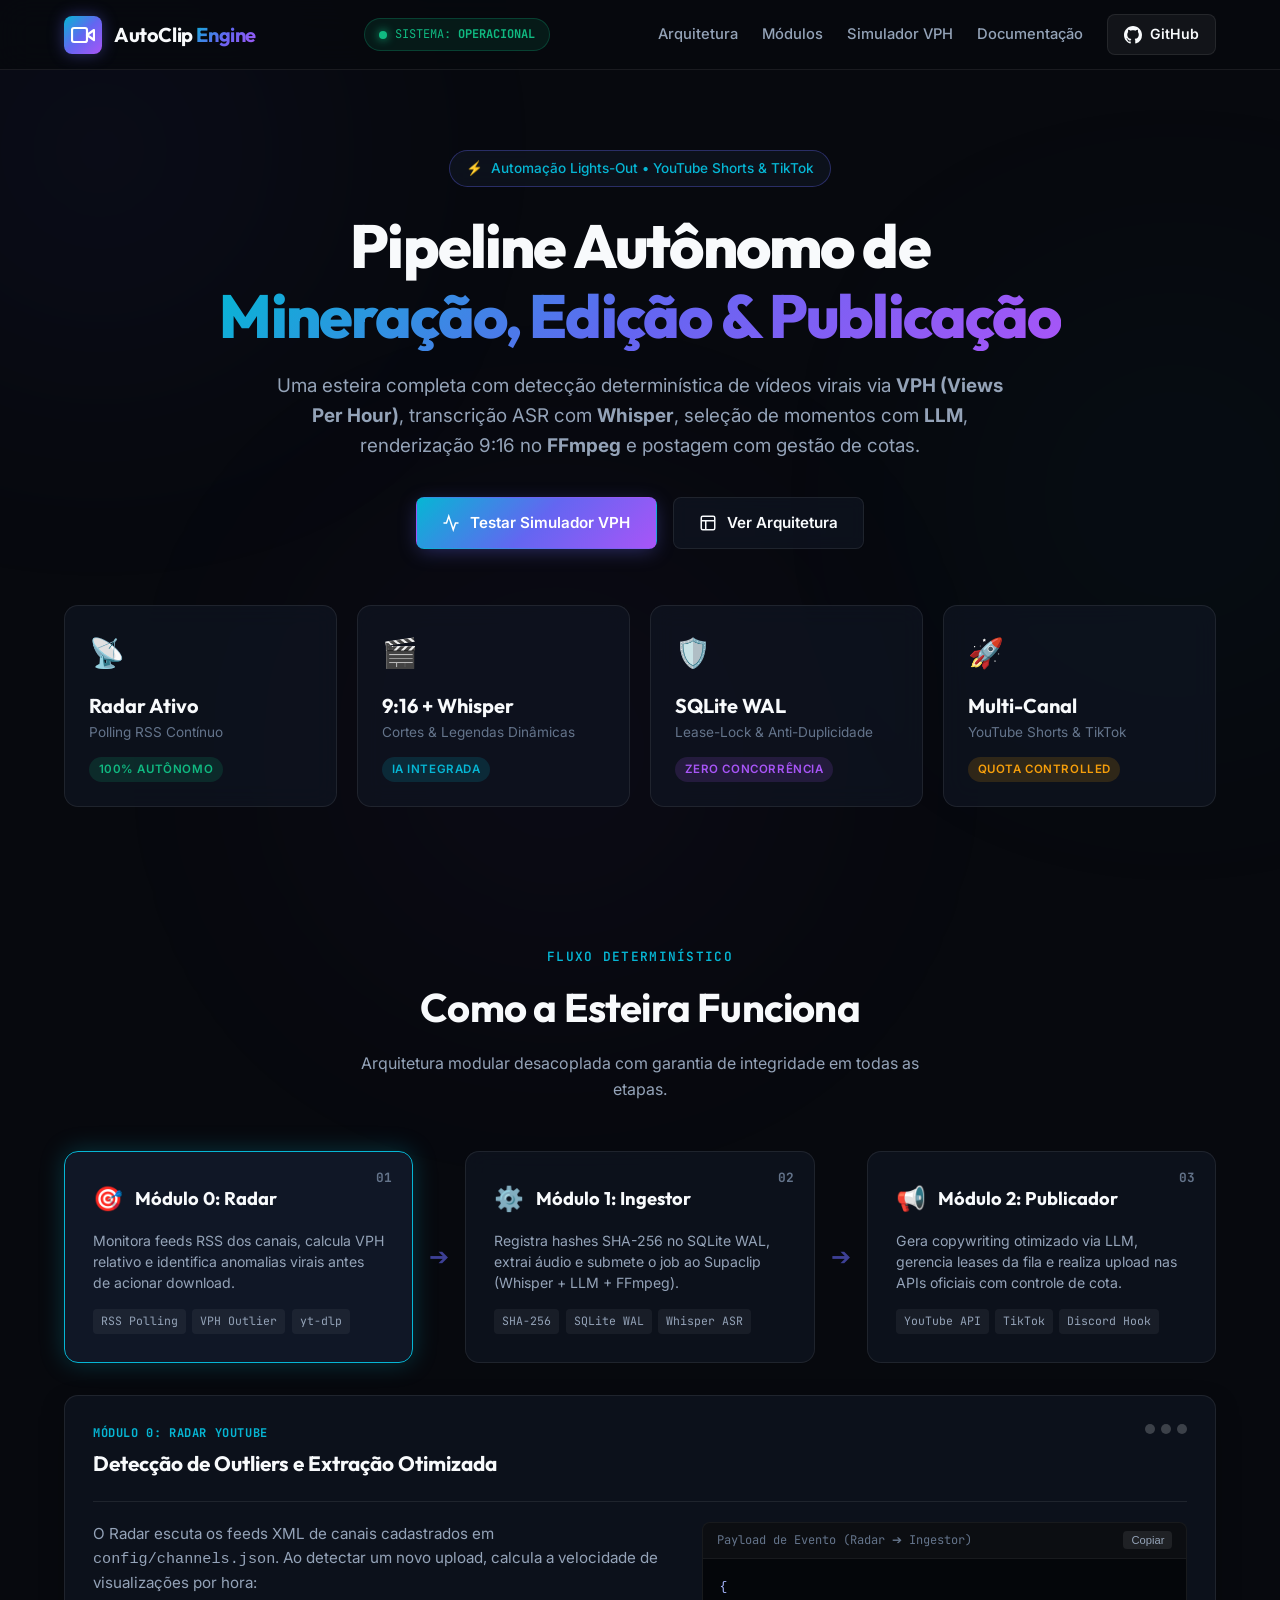
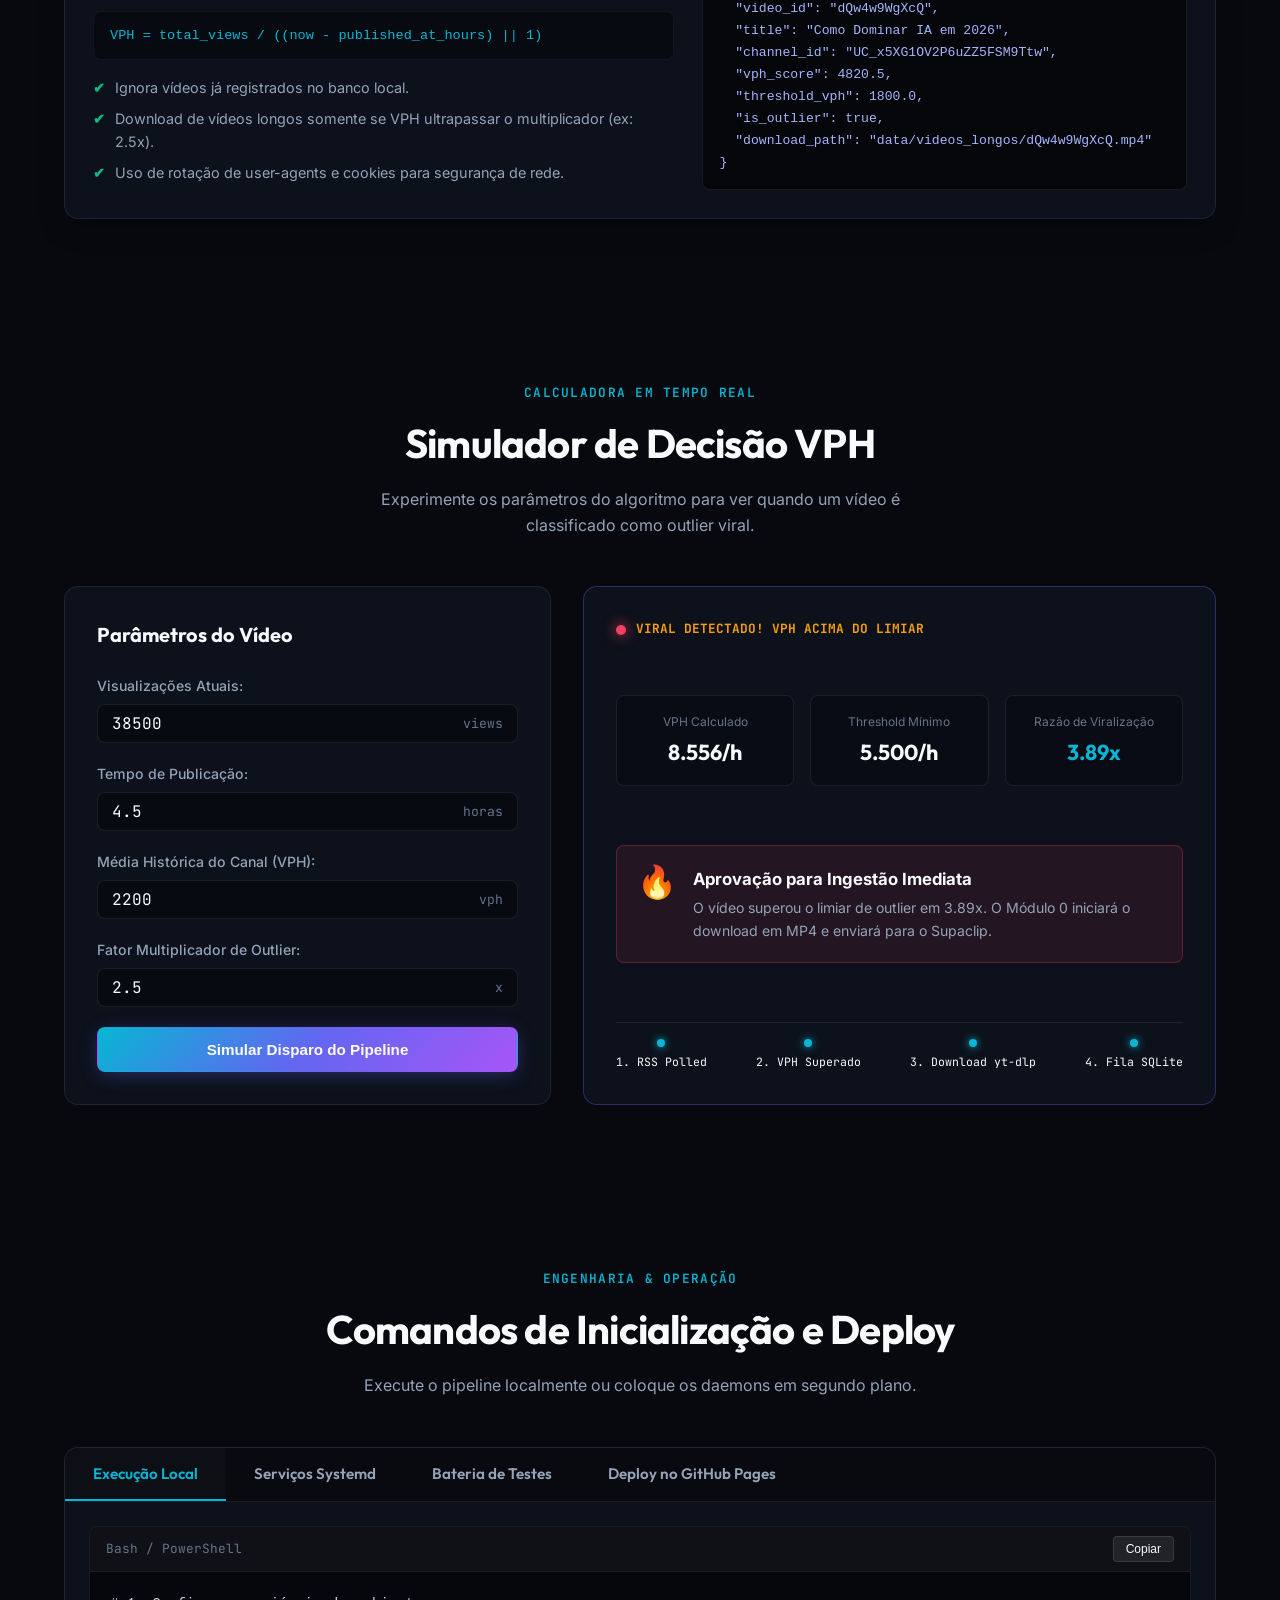
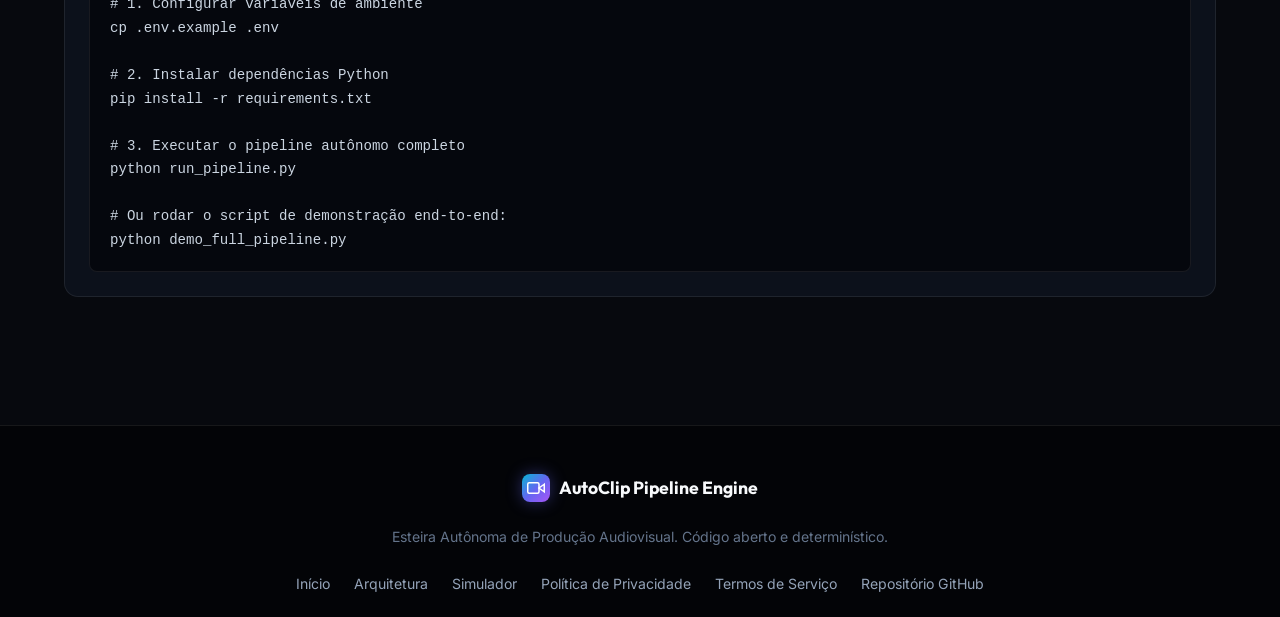
<file: docs/index.html>
<!DOCTYPE html>
<html lang="pt-BR">
<head>
  <meta charset="UTF-8">
  <meta name="viewport" content="width=device-width, initial-scale=1.0">
  <title>AutoClip Pipeline | Esteira Autônoma de Cortes com IA</title>
  <meta name="description" content="Dashboard e documentação da esteira de produção autônoma de cortes verticais (YouTube Shorts e TikTok) com detecção de outliers e IA.">
  <meta name="keywords" content="YouTube Shorts, TikTok, Automação de Vídeos, Pipeline IA, Whisper, FFmpeg, Python">
  <meta name="author" content="AutoClip Automation">
  
  <!-- Open Graph / Social Sharing -->
  <meta property="og:type" content="website">
  <meta property="og:title" content="AutoClip Pipeline | Automação de Cortes com IA">
  <meta property="og:description" content="Esteira autônoma lights-out para mineração, edição vertical 9:16 e publicação de vídeos curtos.">

  <!-- Google Fonts: Outfit & Inter & JetBrains Mono -->
  <link rel="preconnect" href="https://fonts.googleapis.com">
  <link rel="preconnect" href="https://fonts.gstatic.com" crossorigin>
  <link href="https://fonts.googleapis.com/css2?family=Inter:wght@300;400;500;600;700&family=Outfit:wght@500;600;700;800;900&family=JetBrains+Mono:wght@400;500;700&display=swap" rel="stylesheet">
  
  <link rel="stylesheet" href="style.css">
</head>
<body>
  <!-- Background Glow Orbs -->
  <div class="glow-orb orb-1"></div>
  <div class="glow-orb orb-2"></div>
  <div class="glow-orb orb-3"></div>

  <!-- Navigation Bar -->
  <header class="navbar" id="mainNavbar">
    <div class="nav-container">
      <a href="#hero" class="brand-logo" id="navLogo">
        <div class="logo-icon">
          <svg width="24" height="24" viewBox="0 0 24 24" fill="none" stroke="currentColor" stroke-width="2.2" stroke-linecap="round" stroke-linejoin="round">
            <polygon points="23 7 16 12 23 17 23 7"></polygon>
            <rect x="1" y="5" width="15" height="14" rx="2" ry="2"></rect>
          </svg>
        </div>
        <span class="brand-text">AutoClip <span class="gradient-text">Engine</span></span>
      </a>

      <div class="system-status-badge">
        <span class="pulse-dot"></span>
        <span class="badge-label">SISTEMA: <strong id="globalSystemStatus">OPERACIONAL</strong></span>
      </div>

      <nav class="nav-links" id="navLinks">
        <a href="#arquitetura" class="nav-item">Arquitetura</a>
        <a href="#modulos" class="nav-item">Módulos</a>
        <a href="#simulador" class="nav-item">Simulador VPH</a>
        <a href="#docs" class="nav-item">Documentação</a>
        <a href="https://github.com" target="_blank" rel="noopener noreferrer" class="btn-github" id="btnGitHubRepo">
          <svg width="18" height="18" viewBox="0 0 24 24" fill="currentColor">
            <path d="M12 0C5.37 0 0 5.37 0 12c0 5.31 3.435 9.795 8.205 11.385.6.105.825-.255.825-.57 0-.285-.015-1.23-.015-2.235-3.015.555-3.795-.735-4.035-1.41-.135-.345-.72-1.41-1.23-1.695-.42-.225-1.02-.78-.015-.795.945-.015 1.62.87 1.845 1.23 1.08 1.815 2.805 1.305 3.495.99.105-.78.42-1.305.765-1.605-2.67-.3-5.46-1.335-5.46-5.925 0-1.305.465-2.385 1.23-3.225-.12-.3-.54-1.53.12-3.18 0 0 1.005-.315 3.3 1.23.96-.27 1.98-.405 3-.405s2.04.135 3 .405c2.295-1.56 3.3-1.23 3.3-1.23.66 1.65.24 2.88.12 3.18.765.84 1.23 1.905 1.23 3.225 0 4.605-2.805 5.625-5.475 5.925.435.375.81 1.095.81 2.22 0 1.605-.015 2.895-.015 3.3 0 .315.225.69.825.57A12.02 12.02 0 0024 12c0-6.63-5.37-12-12-12z"/>
          </svg>
          <span>GitHub</span>
        </a>
      </nav>

      <button class="mobile-menu-btn" id="mobileMenuToggle" aria-label="Abrir Menu">
        <span></span><span></span><span></span>
      </button>
    </div>
  </header>

  <!-- Hero Section -->
  <section class="hero-section" id="hero">
    <div class="container hero-content">
      <div class="hero-badge">
        <span class="sparkle-icon">⚡</span>
        <span>Automação Lights-Out • YouTube Shorts & TikTok</span>
      </div>

      <h1 class="hero-title">
        Pipeline Autônomo de <br>
        <span class="gradient-text">Mineração, Edição & Publicação</span>
      </h1>

      <p class="hero-subtitle">
        Uma esteira completa com detecção determinística de vídeos virais via <strong>VPH (Views Per Hour)</strong>, transcrição ASR com <strong>Whisper</strong>, seleção de momentos com <strong>LLM</strong>, renderização 9:16 no <strong>FFmpeg</strong> e postagem com gestão de cotas.
      </p>

      <div class="hero-actions">
        <a href="#simulador" class="btn btn-primary" id="btnHeroSimulador">
          <svg width="18" height="18" viewBox="0 0 24 24" fill="none" stroke="currentColor" stroke-width="2">
            <polyline points="22 12 18 12 15 21 9 3 6 12 2 12"></polyline>
          </svg>
          Testar Simulador VPH
        </a>
        <a href="#arquitetura" class="btn btn-secondary" id="btnHeroArquitetura">
          <svg width="18" height="18" viewBox="0 0 24 24" fill="none" stroke="currentColor" stroke-width="2">
            <rect x="3" y="3" width="18" height="18" rx="2" ry="2"></rect>
            <line x1="3" y1="9" x2="21" y2="9"></line>
            <line x1="9" y1="21" x2="9" y2="9"></line>
          </svg>
          Ver Arquitetura
        </a>
      </div>

      <!-- Live Pipeline Stats Cards -->
      <div class="stats-grid">
        <div class="stat-card">
          <div class="stat-icon">📡</div>
          <div class="stat-meta">
            <span class="stat-value" id="kpiRadarStatus">Radar Ativo</span>
            <span class="stat-label">Polling RSS Contínuo</span>
          </div>
          <span class="stat-pill success">100% Autônomo</span>
        </div>

        <div class="stat-card">
          <div class="stat-icon">🎬</div>
          <div class="stat-meta">
            <span class="stat-value">9:16 + Whisper</span>
            <span class="stat-label">Cortes & Legendas Dinâmicas</span>
          </div>
          <span class="stat-pill cyan">IA Integrada</span>
        </div>

        <div class="stat-card">
          <div class="stat-icon">🛡️</div>
          <div class="stat-meta">
            <span class="stat-value">SQLite WAL</span>
            <span class="stat-label">Lease-Lock & Anti-Duplicidade</span>
          </div>
          <span class="stat-pill purple">Zero Concorrência</span>
        </div>

        <div class="stat-card">
          <div class="stat-icon">🚀</div>
          <div class="stat-meta">
            <span class="stat-value">Multi-Canal</span>
            <span class="stat-label">YouTube Shorts & TikTok</span>
          </div>
          <span class="stat-pill warning">Quota Controlled</span>
        </div>
      </div>
    </div>
  </section>

  <!-- Interactive Architecture Flow -->
  <section class="section architecture-section" id="arquitetura">
    <div class="container">
      <div class="section-header text-center">
        <span class="section-tag">Fluxo Determinístico</span>
        <h2 class="section-title">Como a Esteira Funciona</h2>
        <p class="section-desc">Arquitetura modular desacoplada com garantia de integridade em todas as etapas.</p>
      </div>

      <div class="pipeline-flow-wrapper">
        <div class="flow-track">
          <!-- Step 1 -->
          <div class="flow-card active" data-step="0">
            <div class="flow-step-num">01</div>
            <div class="flow-header">
              <span class="flow-icon">🎯</span>
              <h3>Módulo 0: Radar</h3>
            </div>
            <p>Monitora feeds RSS dos canais, calcula VPH relativo e identifica anomalias virais antes de acionar download.</p>
            <div class="flow-tags">
              <span>RSS Polling</span>
              <span>VPH Outlier</span>
              <span>yt-dlp</span>
            </div>
          </div>

          <div class="flow-arrow">➔</div>

          <!-- Step 2 -->
          <div class="flow-card" data-step="1">
            <div class="flow-step-num">02</div>
            <div class="flow-header">
              <span class="flow-icon">⚙️</span>
              <h3>Módulo 1: Ingestor</h3>
            </div>
            <p>Registra hashes SHA-256 no SQLite WAL, extrai áudio e submete o job ao Supaclip (Whisper + LLM + FFmpeg).</p>
            <div class="flow-tags">
              <span>SHA-256</span>
              <span>SQLite WAL</span>
              <span>Whisper ASR</span>
            </div>
          </div>

          <div class="flow-arrow">➔</div>

          <!-- Step 3 -->
          <div class="flow-card" data-step="2">
            <div class="flow-step-num">03</div>
            <div class="flow-header">
              <span class="flow-icon">📢</span>
              <h3>Módulo 2: Publicador</h3>
            </div>
            <p>Gera copywriting otimizado via LLM, gerencia leases da fila e realiza upload nas APIs oficiais com controle de cota.</p>
            <div class="flow-tags">
              <span>YouTube API</span>
              <span>TikTok</span>
              <span>Discord Hook</span>
            </div>
          </div>
        </div>

        <!-- Dynamic Architecture Detail Box -->
        <div class="arch-detail-panel" id="archDetailPanel">
          <div class="panel-header">
            <div class="panel-title-group">
              <span class="panel-badge" id="archDetailBadge">MÓDULO 0: RADAR YOUTUBE</span>
              <h4 id="archDetailTitle">Detecção de Outliers e Extração Otimizada</h4>
            </div>
            <div class="panel-dots"><span></span><span></span><span></span></div>
          </div>
          <div class="panel-body">
            <div class="panel-col">
              <p id="archDetailText">
                O Radar escuta os feeds XML de canais cadastrados em <code>config/channels.json</code>. Ao detectar um novo upload, calcula a velocidade de visualizações por hora:
              </p>
              <div class="code-preview" id="archCodePreview">
                <code>VPH = total_views / ((now - published_at_hours) || 1)</code>
              </div>
              <ul class="checklist" id="archChecklist">
                <li>Ignora vídeos já registrados no banco local.</li>
                <li>Download de vídeos longos somente se VPH ultrapassar o multiplicador (ex: 2.5x).</li>
                <li>Uso de rotação de user-agents e cookies para segurança de rede.</li>
              </ul>
            </div>
            <div class="panel-col json-preview">
              <div class="json-header">
                <span>Payload de Evento (Radar ➔ Ingestor)</span>
                <button class="copy-mini-btn" id="btnCopyJson">Copiar</button>
              </div>
              <pre><code id="archJsonCode">{
  "video_id": "dQw4w9WgXcQ",
  "title": "Como Dominar IA em 2026",
  "channel_id": "UC_x5XG1OV2P6uZZ5FSM9Ttw",
  "vph_score": 4820.5,
  "threshold_vph": 1800.0,
  "is_outlier": true,
  "download_path": "data/videos_longos/dQw4w9WgXcQ.mp4"
}</code></pre>
            </div>
          </div>
        </div>
      </div>
    </div>
  </section>

  <!-- Interactive VPH Simulator -->
  <section class="section simulator-section" id="simulador">
    <div class="container">
      <div class="section-header text-center">
        <span class="section-tag">Calculadora em Tempo Real</span>
        <h2 class="section-title">Simulador de Decisão VPH</h2>
        <p class="section-desc">Experimente os parâmetros do algoritmo para ver quando um vídeo é classificado como outlier viral.</p>
      </div>

      <div class="simulator-wrapper">
        <div class="sim-inputs-card">
          <h3 class="sim-card-title">Parâmetros do Vídeo</h3>
          
          <div class="input-group">
            <label for="inputViews">Visualizações Atuais:</label>
            <div class="input-field-wrapper">
              <input type="number" id="inputViews" value="38500" min="0" step="500">
              <span class="input-unit">views</span>
            </div>
          </div>

          <div class="input-group">
            <label for="inputHours">Tempo de Publicação:</label>
            <div class="input-field-wrapper">
              <input type="number" id="inputHours" value="4.5" min="0.1" step="0.5">
              <span class="input-unit">horas</span>
            </div>
          </div>

          <div class="input-group">
            <label for="inputAvgVph">Média Histórica do Canal (VPH):</label>
            <div class="input-field-wrapper">
              <input type="number" id="inputAvgVph" value="2200" min="100" step="100">
              <span class="input-unit">vph</span>
            </div>
          </div>

          <div class="input-group">
            <label for="inputMultiplier">Fator Multiplicador de Outlier:</label>
            <div class="input-field-wrapper">
              <input type="number" id="inputMultiplier" value="2.5" min="1.1" max="10.0" step="0.1">
              <span class="input-unit">x</span>
            </div>
          </div>

          <button class="btn btn-primary btn-block" id="btnRecalculateSim">
            Simular Disparo do Pipeline
          </button>
        </div>

        <div class="sim-result-card" id="simResultBox">
          <div class="result-badge-top">
            <span class="status-indicator-light" id="simStatusLight"></span>
            <span id="simStatusHeadline">ANALISANDO POTENCIAL...</span>
          </div>

          <div class="result-kpis">
            <div class="result-kpi-item">
              <span class="kpi-label">VPH Calculado</span>
              <span class="kpi-value" id="kpiCalculatedVph">8.555/h</span>
            </div>
            <div class="result-kpi-item">
              <span class="kpi-label">Threshold Mínimo</span>
              <span class="kpi-value" id="kpiThresholdVph">5.500/h</span>
            </div>
            <div class="result-kpi-item">
              <span class="kpi-label">Razão de Viralização</span>
              <span class="kpi-value highlight" id="kpiRatio">3.88x</span>
            </div>
          </div>

          <div class="decision-box" id="decisionBox">
            <div class="decision-icon" id="decisionIcon">🔥</div>
            <div class="decision-texts">
              <strong id="decisionTitle">Aprovação para Ingestão Imediata</strong>
              <p id="decisionDescription">O vídeo superou o limiar de outlier em 3.88x. O Módulo 0 iniciará o download em MP4 e enviará para o Supaclip.</p>
            </div>
          </div>

          <div class="sim-timeline">
            <div class="timeline-step done">
              <span class="dot"></span>
              <span>1. RSS Polled</span>
            </div>
            <div class="timeline-step done" id="stepVph">
              <span class="dot"></span>
              <span>2. VPH Superado</span>
            </div>
            <div class="timeline-step done" id="stepDownload">
              <span class="dot"></span>
              <span>3. Download yt-dlp</span>
            </div>
            <div class="timeline-step done" id="stepQueue">
              <span class="dot"></span>
              <span>4. Fila SQLite</span>
            </div>
          </div>
        </div>
      </div>
    </div>
  </section>

  <!-- Quick Documentation & Deployment Guides -->
  <section class="section docs-section" id="docs">
    <div class="container">
      <div class="section-header text-center">
        <span class="section-tag">Engenharia & Operação</span>
        <h2 class="section-title">Comandos de Inicialização e Deploy</h2>
        <p class="section-desc">Execute o pipeline localmente ou coloque os daemons em segundo plano.</p>
      </div>

      <div class="docs-tabs-wrapper">
        <div class="tab-buttons">
          <button class="tab-btn active" data-tab="tab-local">Execução Local</button>
          <button class="tab-btn" data-tab="tab-systemd">Serviços Systemd</button>
          <button class="tab-btn" data-tab="tab-tests">Bateria de Testes</button>
          <button class="tab-btn" data-tab="tab-pages">Deploy no GitHub Pages</button>
        </div>

        <div class="tab-contents">
          <!-- Tab 1: Local -->
          <div class="tab-pane active" id="tab-local">
            <div class="code-container">
              <div class="code-topbar">
                <span>Bash / PowerShell</span>
                <button class="copy-btn" data-target="codeLocal">Copiar</button>
              </div>
              <pre><code id="codeLocal"># 1. Configurar variáveis de ambiente
cp .env.example .env

# 2. Instalar dependências Python
pip install -r requirements.txt

# 3. Executar o pipeline autônomo completo
python run_pipeline.py

# Ou rodar o script de demonstração end-to-end:
python demo_full_pipeline.py</code></pre>
            </div>
          </div>

          <!-- Tab 2: Systemd -->
          <div class="tab-pane" id="tab-systemd">
            <div class="code-container">
              <div class="code-topbar">
                <span>Linux Server (deploy/*.service)</span>
                <button class="copy-btn" data-target="codeSystemd">Copiar</button>
              </div>
              <pre><code id="codeSystemd"># Copiar os arquivos de serviço para o systemd
sudo cp deploy/*.service deploy/*.timer /etc/systemd/system/
sudo systemctl daemon-reload

# Ativar e iniciar os serviços autônomos
sudo systemctl enable --now clip-radar.timer
sudo systemctl enable --now clip-ingest.service
sudo systemctl enable --now clip-publish.service
sudo systemctl enable --now clip-watchdog.service</code></pre>
            </div>
          </div>

          <!-- Tab 3: Tests -->
          <div class="tab-pane" id="tab-tests">
            <div class="code-container">
              <div class="code-topbar">
                <span>Pytest com Cobertura</span>
                <button class="copy-btn" data-target="codeTests">Copiar</button>
              </div>
              <pre><code id="codeTests"># Rodar todos os testes unitários e de integração
pytest -v

# Rodar especificamente os testes de banco e transação WAL
pytest tests/test_database.py -v

# Verificar testes de quota e rate limit
pytest tests/test_publish_quota.py -v</code></pre>
            </div>
          </div>

          <!-- Tab 4: GitHub Pages -->
          <div class="tab-pane" id="tab-pages">
            <div class="code-container">
              <div class="code-topbar">
                <span>Publicar esta página no GitHub Pages</span>
                <button class="copy-btn" data-target="codePages">Copiar</button>
              </div>
              <pre><code id="codePages"># 1. Inicializar git e comitar arquivos
git init
git add .
git commit -m "feat: adicionar documentação e dashboard web para GitHub Pages"

# 2. Conectar ao seu repositório remoto
git remote add origin https://github.com/SEU_USUARIO/SEU_REPOSITORIO.git
git branch -M main
git push -u origin main

# 3. No GitHub: acesse Settings -> Pages -> Source: 'Deploy from a branch' -> Branch: 'main', Folder: '/docs' -> Salvar!</code></pre>
            </div>
          </div>
        </div>
      </div>
    </div>
  </section>

  <!-- Footer -->
  <footer class="footer">
    <div class="container footer-content">
      <div class="footer-brand">
        <div class="logo-icon mini">
          <svg width="18" height="18" viewBox="0 0 24 24" fill="none" stroke="currentColor" stroke-width="2">
            <polygon points="23 7 16 12 23 17 23 7"></polygon>
            <rect x="1" y="5" width="15" height="14" rx="2" ry="2"></rect>
          </svg>
        </div>
        <span>AutoClip Pipeline Engine</span>
      </div>

      <p class="footer-copyright">
        Esteira Autônoma de Produção Audiovisual. Código aberto e determinístico.
      </p>

      <div class="footer-links">
        <a href="#hero">Início</a>
        <a href="#arquitetura">Arquitetura</a>
        <a href="#simulador">Simulador</a>
        <a href="privacy.html">Política de Privacidade</a>
        <a href="terms.html">Termos de Serviço</a>
        <a href="https://github.com/blackshazm/autoclip-pipeline" target="_blank" rel="noopener noreferrer">Repositório GitHub</a>
      </div>
    </div>
  </footer>

  <script src="app.js"></script>
</body>
</html>
</file>
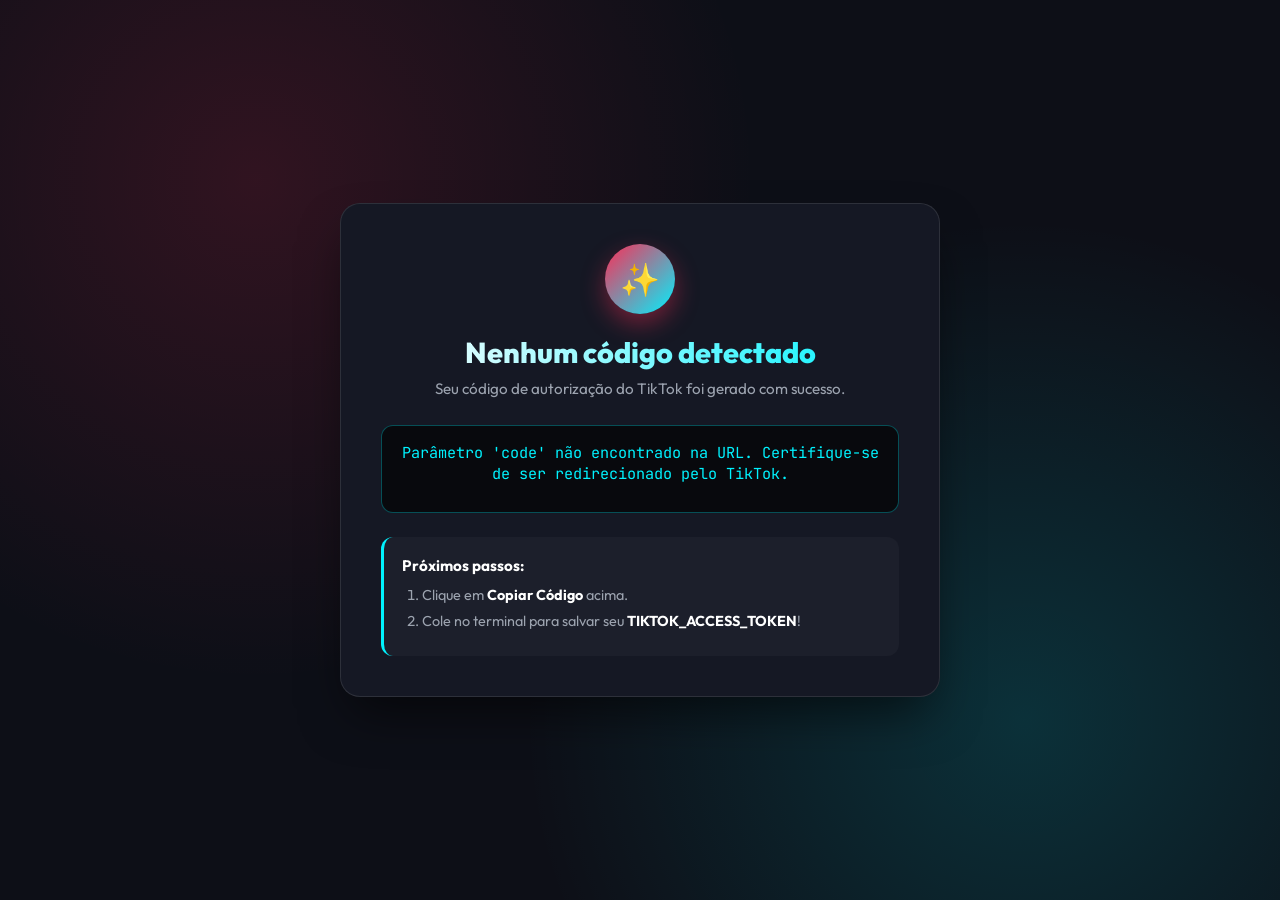
<file: docs/callback.html>
<!DOCTYPE html>
<html lang="pt-BR">
<head>
    <meta charset="UTF-8">
    <meta name="viewport" content="width=device-width, initial-scale=1.0">
    <title>TikTok OAuth Callback - AutoClip</title>
    <link href="https://fonts.googleapis.com/css2?family=Outfit:wght@400;600;700;800&family=JetBrains+Mono:wght@400;600&display=swap" rel="stylesheet">
    <style>
        :root {
            --bg-color: #0d0f17;
            --card-bg: #151824;
            --accent: #00f2fe;
            --accent-glow: rgba(0, 242, 254, 0.4);
            --pink: #fe2c55;
            --pink-glow: rgba(254, 44, 85, 0.4);
            --text-main: #f3f4f6;
            --text-dim: #9ca3af;
        }

        * {
            margin: 0;
            padding: 0;
            box-sizing: border-box;
            font-family: 'Outfit', sans-serif;
        }

        body {
            background-color: var(--bg-color);
            color: var(--text-main);
            min-height: 100vh;
            display: flex;
            align-items: center;
            justify-content: center;
            padding: 20px;
            background-image: 
                radial-gradient(circle at 20% 20%, rgba(254, 44, 85, 0.15) 0%, transparent 40%),
                radial-gradient(circle at 80% 80%, rgba(0, 242, 254, 0.15) 0%, transparent 40%);
        }

        .card {
            background: var(--card-bg);
            border: 1px solid rgba(255, 255, 255, 0.1);
            border-radius: 20px;
            padding: 40px;
            max-width: 600px;
            width: 100%;
            box-shadow: 0 25px 50px -12px rgba(0, 0, 0, 0.6);
            backdrop-filter: blur(10px);
            text-align: center;
        }

        .icon-badge {
            width: 70px;
            height: 70px;
            background: linear-gradient(135deg, var(--pink), var(--accent));
            border-radius: 50%;
            display: flex;
            align-items: center;
            justify-content: center;
            margin: 0 auto 20px;
            box-shadow: 0 10px 25px var(--pink-glow);
            font-size: 32px;
        }

        h1 {
            font-size: 1.8rem;
            font-weight: 800;
            margin-bottom: 8px;
            background: linear-gradient(to right, #ffffff, var(--accent));
            -webkit-background-clip: text;
            -webkit-text-fill-color: transparent;
        }

        p {
            color: var(--text-dim);
            font-size: 0.95rem;
            line-height: 1.5;
            margin-bottom: 24px;
        }

        .code-box {
            background: #08090d;
            border: 1px solid rgba(0, 242, 254, 0.3);
            border-radius: 12px;
            padding: 16px;
            margin-bottom: 24px;
        }

        .code-value {
            font-family: 'JetBrains Mono', monospace;
            font-size: 0.95rem;
            color: var(--accent);
            word-break: break-all;
            display: block;
            margin-bottom: 12px;
        }

        .btn-copy {
            background: linear-gradient(135deg, var(--pink), #e02447);
            color: #fff;
            border: none;
            padding: 12px 24px;
            border-radius: 10px;
            font-size: 0.95rem;
            font-weight: 700;
            cursor: pointer;
            transition: all 0.2s ease;
            display: inline-flex;
            align-items: center;
            gap: 8px;
            box-shadow: 0 4px 15px var(--pink-glow);
        }

        .btn-copy:hover {
            transform: translateY(-2px);
            box-shadow: 0 8px 20px var(--pink-glow);
        }

        .instructions {
            background: rgba(255, 255, 255, 0.03);
            border-radius: 12px;
            padding: 18px;
            text-align: left;
            margin-top: 20px;
            border-left: 3px solid var(--accent);
        }

        .instructions ol {
            padding-left: 20px;
            color: var(--text-dim);
            font-size: 0.9rem;
        }

        .instructions li {
            margin-bottom: 8px;
        }

        .instructions li strong {
            color: #fff;
        }
    </style>
</head>
<body>
    <div class="card">
        <div class="icon-badge">✨</div>
        <h1 id="title">Autorização Concluída!</h1>
        <p id="subtitle">Seu código de autorização do TikTok foi gerado com sucesso.</p>

        <div class="code-box" id="codeContainer">
            <span class="code-value" id="codeText">Aguardando código...</span>
            <button class="btn-copy" id="copyBtn" onclick="copyCode()">📋 Copiar Código</button>
        </div>

        <div class="instructions">
            <p style="margin-bottom: 8px; color: #fff; font-weight: 700;">Próximos passos:</p>
            <ol>
                <li>Clique em <strong>Copiar Código</strong> acima.</li>
                <li>Cole no terminal para salvar seu <strong>TIKTOK_ACCESS_TOKEN</strong>!</li>
            </ol>
        </div>
    </div>

    <script>
        const urlParams = new URLSearchParams(window.location.search);
        const code = urlParams.get('code');
        const codeText = document.getElementById('codeText');
        const copyBtn = document.getElementById('copyBtn');

        if (code) {
            codeText.innerText = code;
        } else {
            document.getElementById('title').innerText = "Nenhum código detectado";
            codeText.innerText = "Parâmetro 'code' não encontrado na URL. Certifique-se de ser redirecionado pelo TikTok.";
            copyBtn.style.display = 'none';
        }

        function copyCode() {
            if (code) {
                navigator.clipboard.writeText(code).then(() => {
                    copyBtn.innerText = "✅ Copiado!";
                    copyBtn.style.background = "#10b981";
                    setTimeout(() => {
                        copyBtn.innerText = "📋 Copiar Código";
                        copyBtn.style.background = "linear-gradient(135deg, var(--pink), #e02447)";
                    }, 3000);
                });
            }
        }
    </script>
</body>
</html>
</file>
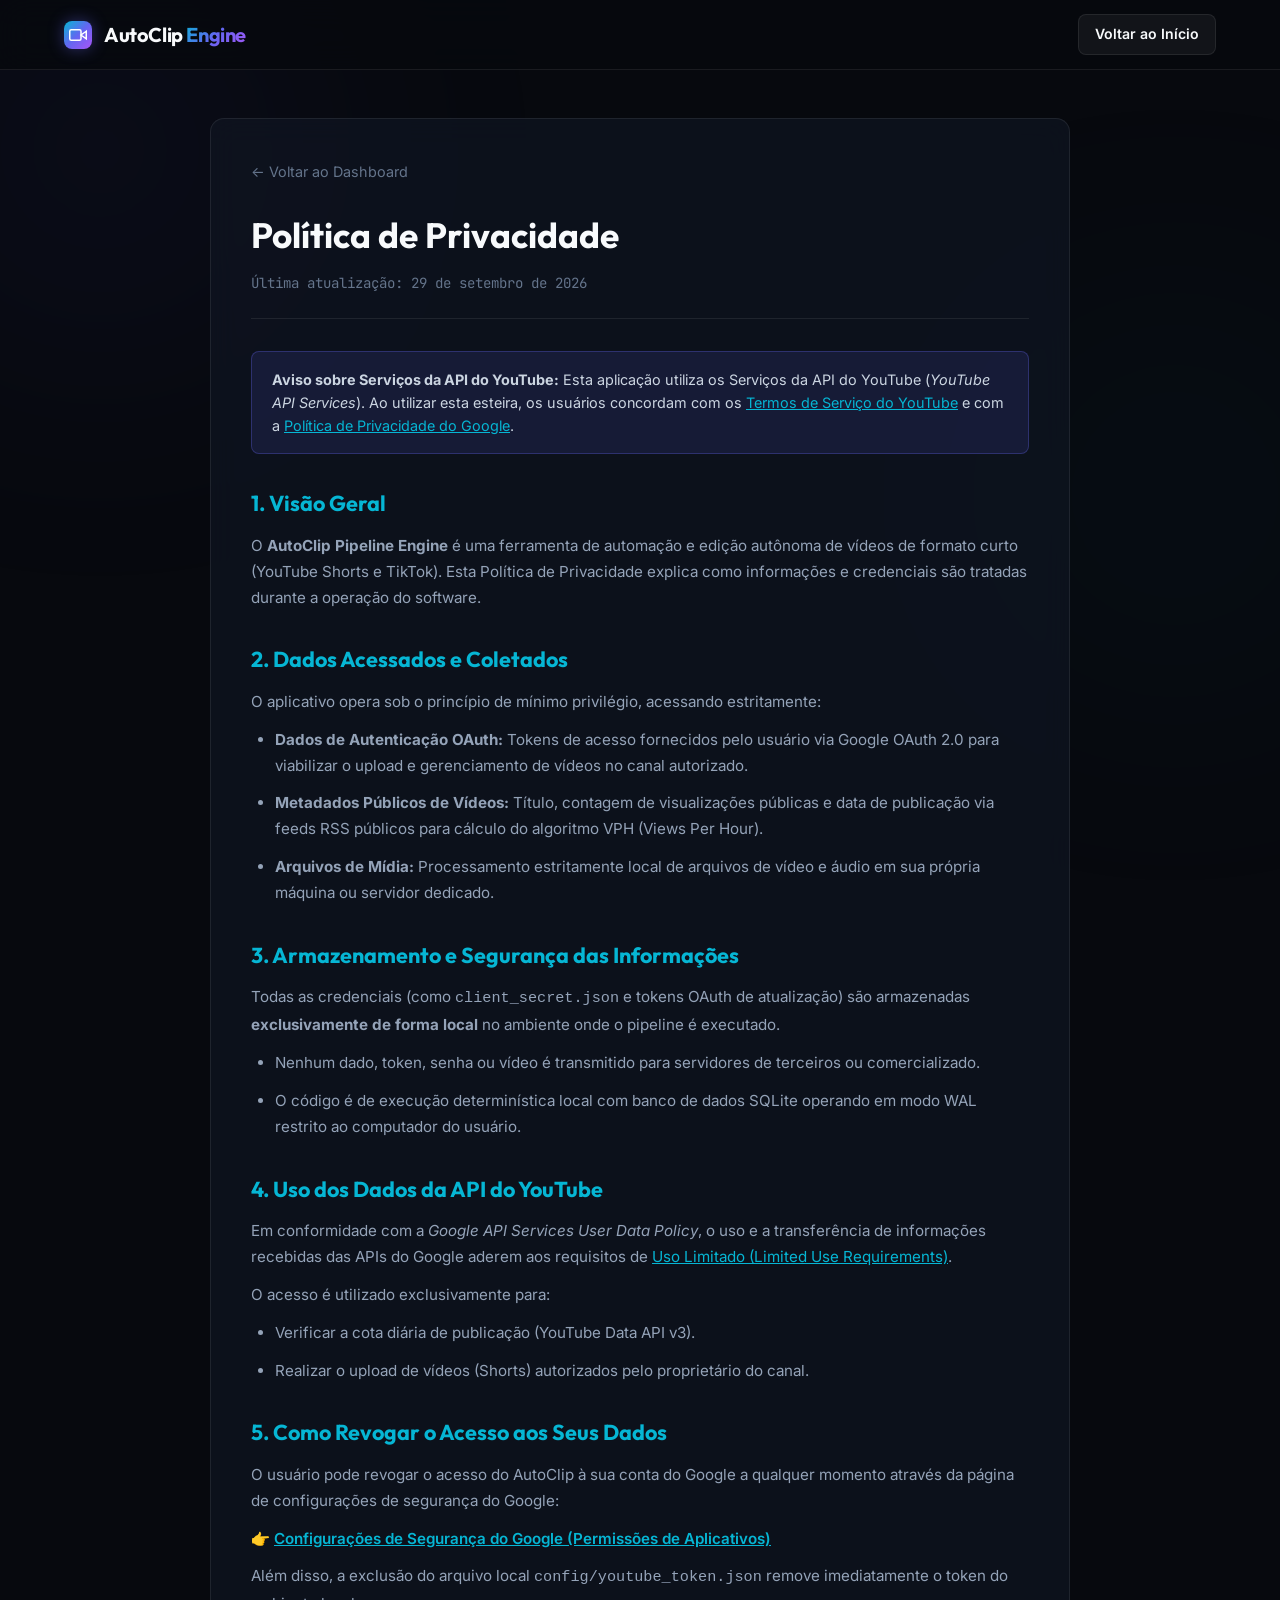
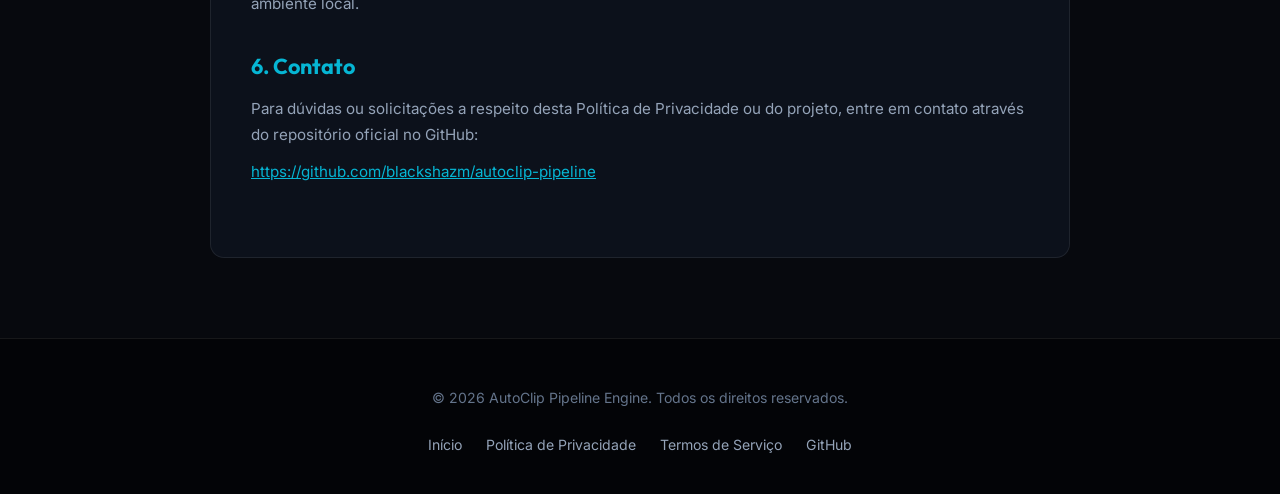
<file: docs/privacy.html>
<!DOCTYPE html>
<html lang="pt-BR">
<head>
  <meta charset="UTF-8">
  <meta name="viewport" content="width=device-width, initial-scale=1.0">
  <title>Política de Privacidade | AutoClip Pipeline</title>
  <meta name="description" content="Política de Privacidade e Tratamento de Dados do AutoClip Pipeline Engine (YouTube API Services e Integrações).">

  <!-- Google Fonts -->
  <link rel="preconnect" href="https://fonts.googleapis.com">
  <link rel="preconnect" href="https://fonts.gstatic.com" crossorigin>
  <link href="https://fonts.googleapis.com/css2?family=Inter:wght@300;400;500;600;700&family=Outfit:wght@600;700;800&family=JetBrains+Mono:wght@400;500&display=swap" rel="stylesheet">
  
  <link rel="stylesheet" href="style.css">
  <style>
    .legal-container {
      max-width: 860px;
      margin: 3rem auto 5rem auto;
      padding: 2.5rem;
      background: var(--bg-card);
      border: 1px solid var(--border-subtle);
      border-radius: var(--radius-md);
      backdrop-filter: blur(14px);
    }
    .legal-header {
      border-bottom: 1px solid var(--border-subtle);
      padding-bottom: 1.5rem;
      margin-bottom: 2rem;
    }
    .legal-header h1 {
      font-family: var(--font-heading);
      font-size: 2.2rem;
      margin-bottom: 0.5rem;
    }
    .legal-date {
      color: var(--text-muted);
      font-size: 0.88rem;
      font-family: var(--font-mono);
    }
    .legal-section {
      margin-bottom: 2rem;
    }
    .legal-section h2 {
      font-family: var(--font-heading);
      font-size: 1.35rem;
      color: var(--accent-cyan);
      margin-bottom: 0.75rem;
    }
    .legal-section p, .legal-section li {
      color: var(--text-secondary);
      font-size: 0.95rem;
      line-height: 1.7;
      margin-bottom: 0.75rem;
    }
    .legal-section ul {
      padding-left: 1.5rem;
      margin-bottom: 1rem;
    }
    .legal-badge-notice {
      background: rgba(99, 102, 241, 0.12);
      border: 1px solid rgba(99, 102, 241, 0.3);
      padding: 1rem 1.25rem;
      border-radius: var(--radius-sm);
      margin-bottom: 2rem;
    }
    .legal-badge-notice p {
      color: #cbd5e1;
      font-size: 0.9rem;
      margin: 0;
    }
    .back-nav {
      margin-bottom: 1.5rem;
      display: inline-flex;
      align-items: center;
      gap: 0.5rem;
      color: var(--text-muted);
      text-decoration: none;
      font-size: 0.9rem;
      transition: color var(--transition-fast);
    }
    .back-nav:hover {
      color: var(--accent-cyan);
    }
  </style>
</head>
<body>
  <div class="glow-orb orb-1"></div>
  <div class="glow-orb orb-2"></div>

  <!-- Header -->
  <header class="navbar">
    <div class="nav-container">
      <a href="index.html" class="brand-logo">
        <div class="logo-icon mini">
          <svg width="18" height="18" viewBox="0 0 24 24" fill="none" stroke="currentColor" stroke-width="2">
            <polygon points="23 7 16 12 23 17 23 7"></polygon>
            <rect x="1" y="5" width="15" height="14" rx="2" ry="2"></rect>
          </svg>
        </div>
        <span>AutoClip <span class="gradient-text">Engine</span></span>
      </a>
      <a href="index.html" class="btn-github">Voltar ao Início</a>
    </div>
  </header>

  <main class="container">
    <div class="legal-container">
      <a href="index.html" class="back-nav">← Voltar ao Dashboard</a>

      <div class="legal-header">
        <h1>Política de Privacidade</h1>
        <div class="legal-date">Última atualização: 29 de setembro de 2026</div>
      </div>

      <div class="legal-badge-notice">
        <p>
          <strong>Aviso sobre Serviços da API do YouTube:</strong> Esta aplicação utiliza os Serviços da API do YouTube (<em>YouTube API Services</em>). Ao utilizar esta esteira, os usuários concordam com os <a href="https://www.youtube.com/t/terms" target="_blank" rel="noopener noreferrer" style="color:var(--accent-cyan);">Termos de Serviço do YouTube</a> e com a <a href="https://policies.google.com/privacy" target="_blank" rel="noopener noreferrer" style="color:var(--accent-cyan);">Política de Privacidade do Google</a>.
        </p>
      </div>

      <div class="legal-section">
        <h2>1. Visão Geral</h2>
        <p>
          O <strong>AutoClip Pipeline Engine</strong> é uma ferramenta de automação e edição autônoma de vídeos de formato curto (YouTube Shorts e TikTok). Esta Política de Privacidade explica como informações e credenciais são tratadas durante a operação do software.
        </p>
      </div>

      <div class="legal-section">
        <h2>2. Dados Acessados e Coletados</h2>
        <p>O aplicativo opera sob o princípio de mínimo privilégio, acessando estritamente:</p>
        <ul>
          <li><strong>Dados de Autenticação OAuth:</strong> Tokens de acesso fornecidos pelo usuário via Google OAuth 2.0 para viabilizar o upload e gerenciamento de vídeos no canal autorizado.</li>
          <li><strong>Metadados Públicos de Vídeos:</strong> Título, contagem de visualizações públicas e data de publicação via feeds RSS públicos para cálculo do algoritmo VPH (Views Per Hour).</li>
          <li><strong>Arquivos de Mídia:</strong> Processamento estritamente local de arquivos de vídeo e áudio em sua própria máquina ou servidor dedicado.</li>
        </ul>
      </div>

      <div class="legal-section">
        <h2>3. Armazenamento e Segurança das Informações</h2>
        <p>
          Todas as credenciais (como <code>client_secret.json</code> e tokens OAuth de atualização) são armazenadas <strong>exclusivamente de forma local</strong> no ambiente onde o pipeline é executado.
        </p>
        <ul>
          <li>Nenhum dado, token, senha ou vídeo é transmitido para servidores de terceiros ou comercializado.</li>
          <li>O código é de execução determinística local com banco de dados SQLite operando em modo WAL restrito ao computador do usuário.</li>
        </ul>
      </div>

      <div class="legal-section">
        <h2>4. Uso dos Dados da API do YouTube</h2>
        <p>
          Em conformidade com a <em>Google API Services User Data Policy</em>, o uso e a transferência de informações recebidas das APIs do Google aderem aos requisitos de <a href="https://developers.google.com/terms/api-services-user-data-policy" target="_blank" rel="noopener noreferrer" style="color:var(--accent-cyan);">Uso Limitado (Limited Use Requirements)</a>.
        </p>
        <p>
          O acesso é utilizado exclusivamente para:
        </p>
        <ul>
          <li>Verificar a cota diária de publicação (YouTube Data API v3).</li>
          <li>Realizar o upload de vídeos (Shorts) autorizados pelo proprietário do canal.</li>
        </ul>
      </div>

      <div class="legal-section">
        <h2>5. Como Revogar o Acesso aos Seus Dados</h2>
        <p>
          O usuário pode revogar o acesso do AutoClip à sua conta do Google a qualquer momento através da página de configurações de segurança do Google:
        </p>
        <p>
          👉 <a href="https://myaccount.google.com/permissions" target="_blank" rel="noopener noreferrer" style="color:var(--accent-cyan); font-weight:600;">Configurações de Segurança do Google (Permissões de Aplicativos)</a>
        </p>
        <p>
          Além disso, a exclusão do arquivo local <code>config/youtube_token.json</code> remove imediatamente o token do ambiente local.
        </p>
      </div>

      <div class="legal-section">
        <h2>6. Contato</h2>
        <p>
          Para dúvidas ou solicitações a respeito desta Política de Privacidade ou do projeto, entre em contato através do repositório oficial no GitHub:
        </p>
        <p>
          <a href="https://github.com/blackshazm/autoclip-pipeline" target="_blank" rel="noopener noreferrer" style="color:var(--accent-cyan);">https://github.com/blackshazm/autoclip-pipeline</a>
        </p>
      </div>
    </div>
  </main>

  <footer class="footer">
    <div class="container footer-content">
      <p class="footer-copyright">
        © 2026 AutoClip Pipeline Engine. Todos os direitos reservados.
      </p>
      <div class="footer-links">
        <a href="index.html">Início</a>
        <a href="privacy.html">Política de Privacidade</a>
        <a href="terms.html">Termos de Serviço</a>
        <a href="https://github.com/blackshazm/autoclip-pipeline" target="_blank" rel="noopener noreferrer">GitHub</a>
      </div>
    </div>
  </footer>
</body>
</html>
</file>
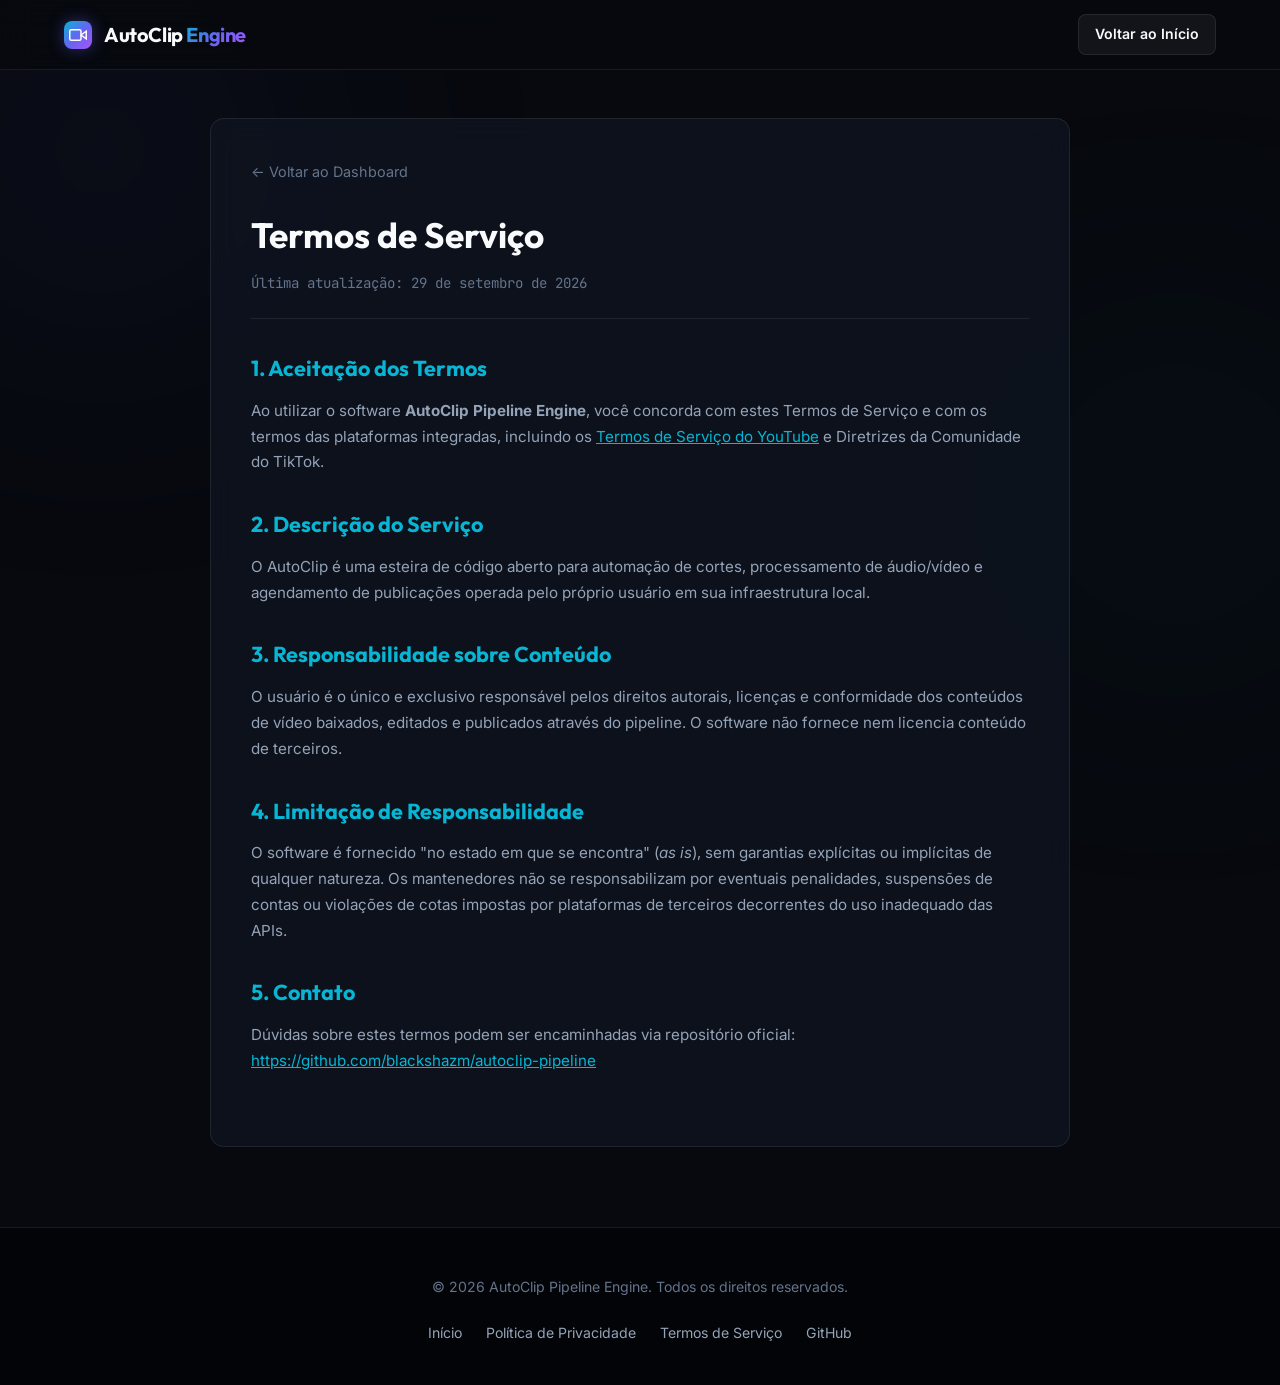
<file: docs/terms.html>
<!DOCTYPE html>
<html lang="pt-BR">
<head>
  <meta charset="UTF-8">
  <meta name="viewport" content="width=device-width, initial-scale=1.0">
  <title>Termos de Serviço | AutoClip Pipeline</title>
  <meta name="description" content="Termos de Serviço do AutoClip Pipeline Engine.">

  <!-- Google Fonts -->
  <link rel="preconnect" href="https://fonts.googleapis.com">
  <link rel="preconnect" href="https://fonts.gstatic.com" crossorigin>
  <link href="https://fonts.googleapis.com/css2?family=Inter:wght@300;400;500;600;700&family=Outfit:wght@600;700;800&family=JetBrains+Mono:wght@400;500&display=swap" rel="stylesheet">
  
  <link rel="stylesheet" href="style.css">
  <style>
    .legal-container {
      max-width: 860px;
      margin: 3rem auto 5rem auto;
      padding: 2.5rem;
      background: var(--bg-card);
      border: 1px solid var(--border-subtle);
      border-radius: var(--radius-md);
      backdrop-filter: blur(14px);
    }
    .legal-header {
      border-bottom: 1px solid var(--border-subtle);
      padding-bottom: 1.5rem;
      margin-bottom: 2rem;
    }
    .legal-header h1 {
      font-family: var(--font-heading);
      font-size: 2.2rem;
      margin-bottom: 0.5rem;
    }
    .legal-date {
      color: var(--text-muted);
      font-size: 0.88rem;
      font-family: var(--font-mono);
    }
    .legal-section {
      margin-bottom: 2rem;
    }
    .legal-section h2 {
      font-family: var(--font-heading);
      font-size: 1.35rem;
      color: var(--accent-cyan);
      margin-bottom: 0.75rem;
    }
    .legal-section p, .legal-section li {
      color: var(--text-secondary);
      font-size: 0.95rem;
      line-height: 1.7;
      margin-bottom: 0.75rem;
    }
    .legal-section ul {
      padding-left: 1.5rem;
      margin-bottom: 1rem;
    }
    .back-nav {
      margin-bottom: 1.5rem;
      display: inline-flex;
      align-items: center;
      gap: 0.5rem;
      color: var(--text-muted);
      text-decoration: none;
      font-size: 0.9rem;
      transition: color var(--transition-fast);
    }
    .back-nav:hover {
      color: var(--accent-cyan);
    }
  </style>
</head>
<body>
  <div class="glow-orb orb-1"></div>
  <div class="glow-orb orb-2"></div>

  <header class="navbar">
    <div class="nav-container">
      <a href="index.html" class="brand-logo">
        <div class="logo-icon mini">
          <svg width="18" height="18" viewBox="0 0 24 24" fill="none" stroke="currentColor" stroke-width="2">
            <polygon points="23 7 16 12 23 17 23 7"></polygon>
            <rect x="1" y="5" width="15" height="14" rx="2" ry="2"></rect>
          </svg>
        </div>
        <span>AutoClip <span class="gradient-text">Engine</span></span>
      </a>
      <a href="index.html" class="btn-github">Voltar ao Início</a>
    </div>
  </header>

  <main class="container">
    <div class="legal-container">
      <a href="index.html" class="back-nav">← Voltar ao Dashboard</a>

      <div class="legal-header">
        <h1>Termos de Serviço</h1>
        <div class="legal-date">Última atualização: 29 de setembro de 2026</div>
      </div>

      <div class="legal-section">
        <h2>1. Aceitação dos Termos</h2>
        <p>
          Ao utilizar o software <strong>AutoClip Pipeline Engine</strong>, você concorda com estes Termos de Serviço e com os termos das plataformas integradas, incluindo os <a href="https://www.youtube.com/t/terms" target="_blank" rel="noopener noreferrer" style="color:var(--accent-cyan);">Termos de Serviço do YouTube</a> e Diretrizes da Comunidade do TikTok.
        </p>
      </div>

      <div class="legal-section">
        <h2>2. Descrição do Serviço</h2>
        <p>
          O AutoClip é uma esteira de código aberto para automação de cortes, processamento de áudio/vídeo e agendamento de publicações operada pelo próprio usuário em sua infraestrutura local.
        </p>
      </div>

      <div class="legal-section">
        <h2>3. Responsabilidade sobre Conteúdo</h2>
        <p>
          O usuário é o único e exclusivo responsável pelos direitos autorais, licenças e conformidade dos conteúdos de vídeo baixados, editados e publicados através do pipeline. O software não fornece nem licencia conteúdo de terceiros.
        </p>
      </div>

      <div class="legal-section">
        <h2>4. Limitação de Responsabilidade</h2>
        <p>
          O software é fornecido "no estado em que se encontra" (<em>as is</em>), sem garantias explícitas ou implícitas de qualquer natureza. Os mantenedores não se responsabilizam por eventuais penalidades, suspensões de contas ou violações de cotas impostas por plataformas de terceiros decorrentes do uso inadequado das APIs.
        </p>
      </div>

      <div class="legal-section">
        <h2>5. Contato</h2>
        <p>
          Dúvidas sobre estes termos podem ser encaminhadas via repositório oficial:
          <br>
          <a href="https://github.com/blackshazm/autoclip-pipeline" target="_blank" rel="noopener noreferrer" style="color:var(--accent-cyan);">https://github.com/blackshazm/autoclip-pipeline</a>
        </p>
      </div>
    </div>
  </main>

  <footer class="footer">
    <div class="container footer-content">
      <p class="footer-copyright">
        © 2026 AutoClip Pipeline Engine. Todos os direitos reservados.
      </p>
      <div class="footer-links">
        <a href="index.html">Início</a>
        <a href="privacy.html">Política de Privacidade</a>
        <a href="terms.html">Termos de Serviço</a>
        <a href="https://github.com/blackshazm/autoclip-pipeline" target="_blank" rel="noopener noreferrer">GitHub</a>
      </div>
    </div>
  </footer>
</body>
</html>
</file>
<file: docs/style.css>
/* =====================================================================
   AutoClip Pipeline Engine - Modern Dark Tech Design System
   ===================================================================== */

:root {
  /* Color Palette - HSL Modern Dark & Neon Accents */
  --bg-primary: #07090e;
  --bg-secondary: #0c1017;
  --bg-card: rgba(16, 22, 34, 0.72);
  --bg-card-hover: rgba(22, 30, 48, 0.88);
  --bg-glass: rgba(255, 255, 255, 0.03);
  
  --border-subtle: rgba(255, 255, 255, 0.08);
  --border-glow: rgba(99, 102, 241, 0.35);
  
  --text-primary: #f8fafc;
  --text-secondary: #94a3b8;
  --text-muted: #64748b;
  
  --accent-cyan: #06b6d4;
  --accent-indigo: #6366f1;
  --accent-purple: #a855f7;
  --accent-emerald: #10b981;
  --accent-amber: #f59e0b;
  --accent-rose: #f43f5e;
  
  --gradient-brand: linear-gradient(135deg, #06b6d4 0%, #6366f1 50%, #a855f7 100%);
  --gradient-surface: linear-gradient(180deg, rgba(255, 255, 255, 0.04) 0%, rgba(255, 255, 255, 0.01) 100%);
  
  --shadow-glow: 0 0 35px -5px rgba(99, 102, 241, 0.3);
  --shadow-card: 0 10px 30px -10px rgba(0, 0, 0, 0.5);
  
  --font-heading: 'Outfit', -apple-system, BlinkMacSystemFont, sans-serif;
  --font-body: 'Inter', -apple-system, BlinkMacSystemFont, sans-serif;
  --font-mono: 'JetBrains Mono', monospace;
  
  --radius-sm: 8px;
  --radius-md: 14px;
  --radius-lg: 20px;
  --radius-full: 9999px;
  
  --transition-fast: 0.18s ease;
  --transition-normal: 0.28s cubic-bezier(0.16, 1, 0.3, 1);
}

/* Base & Reset */
* {
  margin: 0;
  padding: 0;
  box-sizing: border-box;
}

html {
  scroll-behavior: smooth;
  font-size: 16px;
}

body {
  background-color: var(--bg-primary);
  color: var(--text-primary);
  font-family: var(--font-body);
  line-height: 1.6;
  overflow-x: hidden;
  position: relative;
  min-height: 100vh;
}

/* Background Ambient Glows */
.glow-orb {
  position: fixed;
  border-radius: 50%;
  filter: blur(140px);
  pointer-events: none;
  z-index: 0;
  opacity: 0.35;
}

.orb-1 {
  width: 500px;
  height: 500px;
  background: radial-gradient(circle, rgba(99, 102, 241, 0.45) 0%, transparent 70%);
  top: -100px;
  left: -150px;
  animation: floatOrb 18s ease-in-out infinite alternate;
}

.orb-2 {
  width: 450px;
  height: 450px;
  background: radial-gradient(circle, rgba(6, 182, 212, 0.35) 0%, transparent 70%);
  top: 30%;
  right: -120px;
  animation: floatOrb 15s ease-in-out infinite alternate-reverse;
}

.orb-3 {
  width: 600px;
  height: 600px;
  background: radial-gradient(circle, rgba(168, 85, 247, 0.25) 0%, transparent 70%);
  bottom: -150px;
  left: 20%;
  animation: floatOrb 22s ease-in-out infinite alternate;
}

@keyframes floatOrb {
  0% { transform: translateY(0px) scale(1); }
  50% { transform: translateY(40px) scale(1.08); }
  100% { transform: translateY(-30px) scale(0.95); }
}

/* Typography & Utilities */
.container {
  max-width: 1200px;
  margin: 0 auto;
  padding: 0 1.5rem;
  position: relative;
  z-index: 1;
}

.gradient-text {
  background: var(--gradient-brand);
  -webkit-background-clip: text;
  -webkit-text-fill-color: transparent;
  display: inline-block;
}

.text-center { text-align: center; }

/* Navigation Bar */
.navbar {
  position: sticky;
  top: 0;
  z-index: 100;
  background: rgba(7, 9, 14, 0.82);
  backdrop-filter: blur(16px);
  -webkit-backdrop-filter: blur(16px);
  border-bottom: 1px solid var(--border-subtle);
  transition: all var(--transition-normal);
}

.nav-container {
  max-width: 1200px;
  margin: 0 auto;
  padding: 0.9rem 1.5rem;
  display: flex;
  align-items: center;
  justify-content: space-between;
}

.brand-logo {
  display: flex;
  align-items: center;
  gap: 0.75rem;
  text-decoration: none;
  color: var(--text-primary);
  font-family: var(--font-heading);
  font-weight: 700;
  font-size: 1.25rem;
  letter-spacing: -0.02em;
}

.logo-icon {
  width: 38px;
  height: 38px;
  border-radius: var(--radius-sm);
  background: var(--gradient-brand);
  display: flex;
  align-items: center;
  justify-content: center;
  color: #fff;
  box-shadow: 0 0 16px rgba(99, 102, 241, 0.4);
}

.logo-icon.mini {
  width: 28px;
  height: 28px;
}

.system-status-badge {
  display: flex;
  align-items: center;
  gap: 0.5rem;
  padding: 0.35rem 0.85rem;
  background: rgba(16, 185, 129, 0.1);
  border: 1px solid rgba(16, 185, 129, 0.25);
  border-radius: var(--radius-full);
  font-size: 0.75rem;
  font-family: var(--font-mono);
  color: var(--accent-emerald);
}

.pulse-dot {
  width: 8px;
  height: 8px;
  border-radius: 50%;
  background: var(--accent-emerald);
  box-shadow: 0 0 10px var(--accent-emerald);
  animation: pulse 1.8s infinite;
}

@keyframes pulse {
  0% { transform: scale(0.95); opacity: 0.7; }
  50% { transform: scale(1.2); opacity: 1; }
  100% { transform: scale(0.95); opacity: 0.7; }
}

.nav-links {
  display: flex;
  align-items: center;
  gap: 1.5rem;
}

.nav-item {
  color: var(--text-secondary);
  text-decoration: none;
  font-weight: 500;
  font-size: 0.92rem;
  transition: color var(--transition-fast);
}

.nav-item:hover {
  color: var(--text-primary);
}

.btn-github {
  display: flex;
  align-items: center;
  gap: 0.5rem;
  padding: 0.5rem 1rem;
  background: rgba(255, 255, 255, 0.05);
  border: 1px solid var(--border-subtle);
  border-radius: var(--radius-sm);
  color: var(--text-primary);
  text-decoration: none;
  font-size: 0.88rem;
  font-weight: 600;
  transition: all var(--transition-fast);
}

.btn-github:hover {
  background: rgba(255, 255, 255, 0.12);
  border-color: rgba(255, 255, 255, 0.25);
  transform: translateY(-1px);
}

.mobile-menu-btn {
  display: none;
  flex-direction: column;
  gap: 5px;
  background: none;
  border: none;
  cursor: pointer;
  padding: 6px;
}

.mobile-menu-btn span {
  display: block;
  width: 22px;
  height: 2px;
  background-color: var(--text-primary);
  border-radius: 2px;
  transition: var(--transition-fast);
}

/* Hero Section */
.hero-section {
  padding: 5rem 0 3.5rem 0;
  text-align: center;
  position: relative;
}

.hero-content {
  display: flex;
  flex-direction: column;
  align-items: center;
}

.hero-badge {
  display: inline-flex;
  align-items: center;
  gap: 0.5rem;
  padding: 0.4rem 1rem;
  background: var(--bg-card);
  border: 1px solid var(--border-glow);
  border-radius: var(--radius-full);
  font-size: 0.85rem;
  font-weight: 500;
  color: var(--accent-cyan);
  margin-bottom: 1.5rem;
  backdrop-filter: blur(10px);
}

.hero-title {
  font-family: var(--font-heading);
  font-size: clamp(2.3rem, 5.5vw, 3.8rem);
  font-weight: 800;
  line-height: 1.15;
  letter-spacing: -0.03em;
  max-width: 950px;
  margin-bottom: 1.25rem;
}

.hero-subtitle {
  font-size: clamp(1rem, 2vw, 1.18rem);
  color: var(--text-secondary);
  max-width: 760px;
  margin-bottom: 2.25rem;
  font-weight: 400;
}

.hero-actions {
  display: flex;
  gap: 1rem;
  flex-wrap: wrap;
  justify-content: center;
  margin-bottom: 3.5rem;
}

.btn {
  display: inline-flex;
  align-items: center;
  justify-content: center;
  gap: 0.6rem;
  padding: 0.8rem 1.6rem;
  border-radius: var(--radius-sm);
  font-weight: 600;
  font-size: 0.95rem;
  text-decoration: none;
  cursor: pointer;
  transition: all var(--transition-normal);
  border: 1px solid transparent;
}

.btn-primary {
  background: var(--gradient-brand);
  color: #fff;
  box-shadow: 0 4px 20px -3px rgba(99, 102, 241, 0.4);
}

.btn-primary:hover {
  transform: translateY(-2px);
  box-shadow: 0 6px 28px rgba(99, 102, 241, 0.6);
}

.btn-secondary {
  background: var(--bg-card);
  border-color: var(--border-subtle);
  color: var(--text-primary);
  backdrop-filter: blur(8px);
}

.btn-secondary:hover {
  background: var(--bg-card-hover);
  border-color: rgba(255, 255, 255, 0.2);
  transform: translateY(-2px);
}

.btn-block {
  width: 100%;
}

/* Stats Cards Grid */
.stats-grid {
  display: grid;
  grid-template-columns: repeat(auto-fit, minmax(240px, 1fr));
  gap: 1.25rem;
  width: 100%;
}

.stat-card {
  background: var(--bg-card);
  border: 1px solid var(--border-subtle);
  border-radius: var(--radius-md);
  padding: 1.5rem;
  display: flex;
  flex-direction: column;
  gap: 0.85rem;
  backdrop-filter: blur(12px);
  text-align: left;
  transition: transform var(--transition-normal), border-color var(--transition-normal);
}

.stat-card:hover {
  transform: translateY(-4px);
  border-color: var(--border-glow);
  box-shadow: var(--shadow-glow);
}

.stat-icon {
  font-size: 1.8rem;
}

.stat-meta {
  display: flex;
  flex-direction: column;
}

.stat-value {
  font-family: var(--font-heading);
  font-size: 1.25rem;
  font-weight: 700;
  color: var(--text-primary);
}

.stat-label {
  font-size: 0.85rem;
  color: var(--text-muted);
}

.stat-pill {
  align-self: flex-start;
  font-size: 0.72rem;
  font-weight: 600;
  padding: 0.2rem 0.6rem;
  border-radius: var(--radius-full);
  text-transform: uppercase;
  letter-spacing: 0.05em;
}

.stat-pill.success { background: rgba(16, 185, 129, 0.15); color: var(--accent-emerald); }
.stat-pill.cyan { background: rgba(6, 182, 212, 0.15); color: var(--accent-cyan); }
.stat-pill.purple { background: rgba(168, 85, 247, 0.15); color: var(--accent-purple); }
.stat-pill.warning { background: rgba(245, 158, 11, 0.15); color: var(--accent-amber); }

/* Common Section Layout */
.section {
  padding: 5rem 0;
  position: relative;
}

.section-header {
  margin-bottom: 3rem;
}

.section-tag {
  display: inline-block;
  font-family: var(--font-mono);
  font-size: 0.8rem;
  font-weight: 600;
  text-transform: uppercase;
  letter-spacing: 0.1em;
  color: var(--accent-cyan);
  margin-bottom: 0.5rem;
}

.section-title {
  font-family: var(--font-heading);
  font-size: clamp(1.8rem, 3.5vw, 2.5rem);
  font-weight: 700;
  letter-spacing: -0.02em;
  margin-bottom: 0.75rem;
}

.section-desc {
  font-size: 1rem;
  color: var(--text-secondary);
  max-width: 600px;
  margin: 0 auto;
}

/* Architecture Flow Section */
.pipeline-flow-wrapper {
  display: flex;
  flex-direction: column;
  gap: 2rem;
}

.flow-track {
  display: grid;
  grid-template-columns: 1fr auto 1fr auto 1fr;
  align-items: center;
  gap: 1rem;
}

.flow-arrow {
  color: var(--accent-indigo);
  font-size: 1.5rem;
  opacity: 0.6;
}

.flow-card {
  background: var(--bg-card);
  border: 1px solid var(--border-subtle);
  border-radius: var(--radius-md);
  padding: 1.75rem;
  cursor: pointer;
  position: relative;
  transition: all var(--transition-normal);
  backdrop-filter: blur(12px);
}

.flow-card:hover {
  transform: translateY(-3px);
  border-color: rgba(99, 102, 241, 0.4);
}

.flow-card.active {
  border-color: var(--accent-cyan);
  box-shadow: 0 0 25px rgba(6, 182, 212, 0.25);
  background: rgba(18, 26, 42, 0.9);
}

.flow-step-num {
  position: absolute;
  top: 1rem;
  right: 1.25rem;
  font-family: var(--font-mono);
  font-size: 0.8rem;
  font-weight: 700;
  color: var(--text-muted);
}

.flow-header {
  display: flex;
  align-items: center;
  gap: 0.75rem;
  margin-bottom: 0.75rem;
}

.flow-icon {
  font-size: 1.5rem;
}

.flow-header h3 {
  font-family: var(--font-heading);
  font-size: 1.15rem;
  font-weight: 700;
}

.flow-card p {
  font-size: 0.88rem;
  color: var(--text-secondary);
  line-height: 1.5;
  margin-bottom: 1rem;
}

.flow-tags {
  display: flex;
  flex-wrap: wrap;
  gap: 0.4rem;
}

.flow-tags span {
  font-size: 0.72rem;
  font-family: var(--font-mono);
  padding: 0.2rem 0.5rem;
  border-radius: 4px;
  background: rgba(255, 255, 255, 0.05);
  color: var(--text-secondary);
}

/* Architecture Detail Panel */
.arch-detail-panel {
  background: var(--bg-card);
  border: 1px solid var(--border-subtle);
  border-radius: var(--radius-md);
  padding: 1.75rem;
  backdrop-filter: blur(14px);
  box-shadow: var(--shadow-card);
}

.panel-header {
  display: flex;
  justify-content: space-between;
  align-items: flex-start;
  padding-bottom: 1.25rem;
  border-bottom: 1px solid var(--border-subtle);
  margin-bottom: 1.25rem;
}

.panel-badge {
  font-family: var(--font-mono);
  font-size: 0.75rem;
  font-weight: 700;
  color: var(--accent-cyan);
  text-transform: uppercase;
  letter-spacing: 0.05em;
  display: block;
  margin-bottom: 0.25rem;
}

.panel-header h4 {
  font-family: var(--font-heading);
  font-size: 1.3rem;
  font-weight: 700;
}

.panel-dots {
  display: flex;
  gap: 6px;
}

.panel-dots span {
  width: 10px;
  height: 10px;
  border-radius: 50%;
  background: rgba(255, 255, 255, 0.2);
}

.panel-body {
  display: grid;
  grid-template-columns: 1.2fr 1fr;
  gap: 1.75rem;
}

.panel-col p {
  color: var(--text-secondary);
  font-size: 0.95rem;
  margin-bottom: 1rem;
}

.code-preview {
  background: rgba(0, 0, 0, 0.4);
  border: 1px solid rgba(255, 255, 255, 0.05);
  padding: 0.75rem 1rem;
  border-radius: var(--radius-sm);
  font-family: var(--font-mono);
  font-size: 0.85rem;
  color: var(--accent-cyan);
  margin-bottom: 1rem;
}

.checklist {
  list-style: none;
  display: flex;
  flex-direction: column;
  gap: 0.5rem;
}

.checklist li {
  position: relative;
  padding-left: 1.4rem;
  font-size: 0.9rem;
  color: var(--text-secondary);
}

.checklist li::before {
  content: "✔";
  position: absolute;
  left: 0;
  color: var(--accent-emerald);
  font-weight: bold;
}

.json-preview {
  background: #04060a;
  border: 1px solid var(--border-subtle);
  border-radius: var(--radius-sm);
  overflow: hidden;
}

.json-header {
  display: flex;
  justify-content: space-between;
  align-items: center;
  padding: 0.5rem 0.85rem;
  background: rgba(255, 255, 255, 0.03);
  border-bottom: 1px solid rgba(255, 255, 255, 0.05);
  font-size: 0.75rem;
  font-family: var(--font-mono);
  color: var(--text-muted);
}

.copy-mini-btn {
  background: rgba(255, 255, 255, 0.08);
  border: none;
  color: var(--text-secondary);
  padding: 0.2rem 0.5rem;
  border-radius: 4px;
  cursor: pointer;
  font-size: 0.7rem;
  transition: all var(--transition-fast);
}

.copy-mini-btn:hover {
  background: rgba(255, 255, 255, 0.15);
  color: #fff;
}

.json-preview pre {
  padding: 1rem;
  overflow-x: auto;
  font-family: var(--font-mono);
  font-size: 0.82rem;
  color: #a5b4fc;
}

/* Simulator Section */
.simulator-wrapper {
  display: grid;
  grid-template-columns: 1fr 1.3fr;
  gap: 2rem;
}

.sim-inputs-card, .sim-result-card {
  background: var(--bg-card);
  border: 1px solid var(--border-subtle);
  border-radius: var(--radius-md);
  padding: 2rem;
  backdrop-filter: blur(12px);
}

.sim-card-title {
  font-family: var(--font-heading);
  font-size: 1.25rem;
  font-weight: 700;
  margin-bottom: 1.5rem;
}

.input-group {
  margin-bottom: 1.25rem;
}

.input-group label {
  display: block;
  font-size: 0.88rem;
  color: var(--text-secondary);
  margin-bottom: 0.4rem;
  font-weight: 500;
}

.input-field-wrapper {
  display: flex;
  align-items: center;
  background: rgba(0, 0, 0, 0.35);
  border: 1px solid var(--border-subtle);
  border-radius: var(--radius-sm);
  padding: 0.5rem 0.85rem;
  transition: border-color var(--transition-fast);
}

.input-field-wrapper:focus-within {
  border-color: var(--accent-indigo);
  box-shadow: 0 0 0 2px rgba(99, 102, 241, 0.2);
}

.input-field-wrapper input {
  background: none;
  border: none;
  outline: none;
  color: var(--text-primary);
  font-family: var(--font-mono);
  font-size: 1rem;
  width: 100%;
}

.input-unit {
  color: var(--text-muted);
  font-size: 0.82rem;
  font-family: var(--font-mono);
  padding-left: 0.5rem;
}

.sim-result-card {
  display: flex;
  flex-direction: column;
  justify-content: space-between;
  border-color: var(--border-glow);
}

.result-badge-top {
  display: flex;
  align-items: center;
  gap: 0.6rem;
  font-family: var(--font-mono);
  font-size: 0.8rem;
  font-weight: 700;
  color: var(--accent-amber);
  margin-bottom: 1.5rem;
}

.status-indicator-light {
  width: 10px;
  height: 10px;
  border-radius: 50%;
  background: var(--accent-amber);
  box-shadow: 0 0 10px var(--accent-amber);
}

.status-indicator-light.active-viral {
  background: var(--accent-rose);
  box-shadow: 0 0 14px var(--accent-rose);
}

.status-indicator-light.normal {
  background: var(--accent-emerald);
  box-shadow: 0 0 10px var(--accent-emerald);
}

.result-kpis {
  display: grid;
  grid-template-columns: repeat(3, 1fr);
  gap: 1rem;
  margin-bottom: 1.75rem;
}

.result-kpi-item {
  background: rgba(0, 0, 0, 0.25);
  border: 1px solid var(--border-subtle);
  border-radius: var(--radius-sm);
  padding: 1rem;
  text-align: center;
}

.kpi-label {
  display: block;
  font-size: 0.75rem;
  color: var(--text-muted);
  margin-bottom: 0.25rem;
}

.kpi-value {
  font-family: var(--font-heading);
  font-size: 1.35rem;
  font-weight: 700;
  color: var(--text-primary);
}

.kpi-value.highlight {
  color: var(--accent-cyan);
}

.decision-box {
  display: flex;
  gap: 1rem;
  padding: 1.25rem;
  border-radius: var(--radius-sm);
  background: rgba(244, 63, 94, 0.1);
  border: 1px solid rgba(244, 63, 94, 0.3);
  margin-bottom: 1.75rem;
  transition: all var(--transition-normal);
}

.decision-box.normal {
  background: rgba(16, 185, 129, 0.08);
  border-color: rgba(16, 185, 129, 0.25);
}

.decision-icon {
  font-size: 2rem;
  line-height: 1;
}

.decision-texts strong {
  display: block;
  font-size: 1.05rem;
  margin-bottom: 0.25rem;
  color: var(--text-primary);
}

.decision-texts p {
  font-size: 0.88rem;
  color: var(--text-secondary);
}

.sim-timeline {
  display: flex;
  justify-content: space-between;
  position: relative;
  padding-top: 1rem;
  border-top: 1px solid var(--border-subtle);
}

.timeline-step {
  display: flex;
  flex-direction: column;
  align-items: center;
  gap: 0.4rem;
  font-size: 0.72rem;
  color: var(--text-muted);
  font-family: var(--font-mono);
}

.timeline-step .dot {
  width: 8px;
  height: 8px;
  border-radius: 50%;
  background: var(--text-muted);
  transition: all var(--transition-fast);
}

.timeline-step.done {
  color: var(--text-primary);
}

.timeline-step.done .dot {
  background: var(--accent-cyan);
  box-shadow: 0 0 8px var(--accent-cyan);
}

/* Documentation Tabs Section */
.docs-tabs-wrapper {
  background: var(--bg-card);
  border: 1px solid var(--border-subtle);
  border-radius: var(--radius-md);
  overflow: hidden;
  backdrop-filter: blur(14px);
}

.tab-buttons {
  display: flex;
  background: rgba(0, 0, 0, 0.4);
  border-bottom: 1px solid var(--border-subtle);
  overflow-x: auto;
}

.tab-btn {
  padding: 1rem 1.75rem;
  background: none;
  border: none;
  color: var(--text-secondary);
  font-family: var(--font-heading);
  font-size: 0.95rem;
  font-weight: 600;
  cursor: pointer;
  white-space: nowrap;
  transition: all var(--transition-fast);
  border-bottom: 2px solid transparent;
}

.tab-btn:hover {
  color: var(--text-primary);
}

.tab-btn.active {
  color: var(--accent-cyan);
  border-bottom-color: var(--accent-cyan);
  background: rgba(255, 255, 255, 0.02);
}

.tab-pane {
  display: none;
  padding: 1.5rem;
}

.tab-pane.active {
  display: block;
}

.code-container {
  background: #05070d;
  border: 1px solid var(--border-subtle);
  border-radius: var(--radius-sm);
  overflow: hidden;
}

.code-topbar {
  display: flex;
  justify-content: space-between;
  align-items: center;
  padding: 0.6rem 1rem;
  background: rgba(255, 255, 255, 0.04);
  border-bottom: 1px solid rgba(255, 255, 255, 0.05);
  font-size: 0.8rem;
  font-family: var(--font-mono);
  color: var(--text-muted);
}

.copy-btn {
  background: rgba(255, 255, 255, 0.08);
  border: 1px solid rgba(255, 255, 255, 0.1);
  color: var(--text-primary);
  padding: 0.3rem 0.75rem;
  border-radius: 4px;
  font-size: 0.75rem;
  font-weight: 500;
  cursor: pointer;
  transition: all var(--transition-fast);
}

.copy-btn:hover {
  background: rgba(255, 255, 255, 0.18);
  border-color: rgba(255, 255, 255, 0.3);
}

.code-container pre {
  padding: 1.25rem;
  overflow-x: auto;
  font-family: var(--font-mono);
  font-size: 0.88rem;
  line-height: 1.6;
  color: #cbd5e1;
}

/* Footer */
.footer {
  border-top: 1px solid var(--border-subtle);
  background: #030407;
  padding: 3rem 0 2.5rem 0;
  margin-top: 3rem;
  position: relative;
  z-index: 1;
}

.footer-content {
  display: flex;
  flex-direction: column;
  align-items: center;
  text-align: center;
  gap: 1.5rem;
}

.footer-brand {
  display: flex;
  align-items: center;
  gap: 0.6rem;
  font-family: var(--font-heading);
  font-weight: 700;
  font-size: 1.1rem;
}

.footer-copyright {
  color: var(--text-muted);
  font-size: 0.88rem;
  max-width: 500px;
}

.footer-links {
  display: flex;
  gap: 1.5rem;
  flex-wrap: wrap;
  justify-content: center;
}

.footer-links a {
  color: var(--text-secondary);
  text-decoration: none;
  font-size: 0.88rem;
  transition: color var(--transition-fast);
}

.footer-links a:hover {
  color: var(--accent-cyan);
}

/* Responsive Media Queries */
@media (max-width: 900px) {
  .flow-track {
    grid-template-columns: 1fr;
    gap: 1.25rem;
  }
  
  .flow-arrow {
    transform: rotate(90deg);
    text-align: center;
  }

  .panel-body {
    grid-template-columns: 1fr;
  }

  .simulator-wrapper {
    grid-template-columns: 1fr;
  }
}

@media (max-width: 680px) {
  .nav-links {
    display: none;
  }
  
  .mobile-menu-btn {
    display: flex;
  }

  .stats-grid {
    grid-template-columns: 1fr;
  }

  .result-kpis {
    grid-template-columns: 1fr;
  }

  .sim-timeline {
    flex-direction: column;
    gap: 0.75rem;
  }
}
</file>
